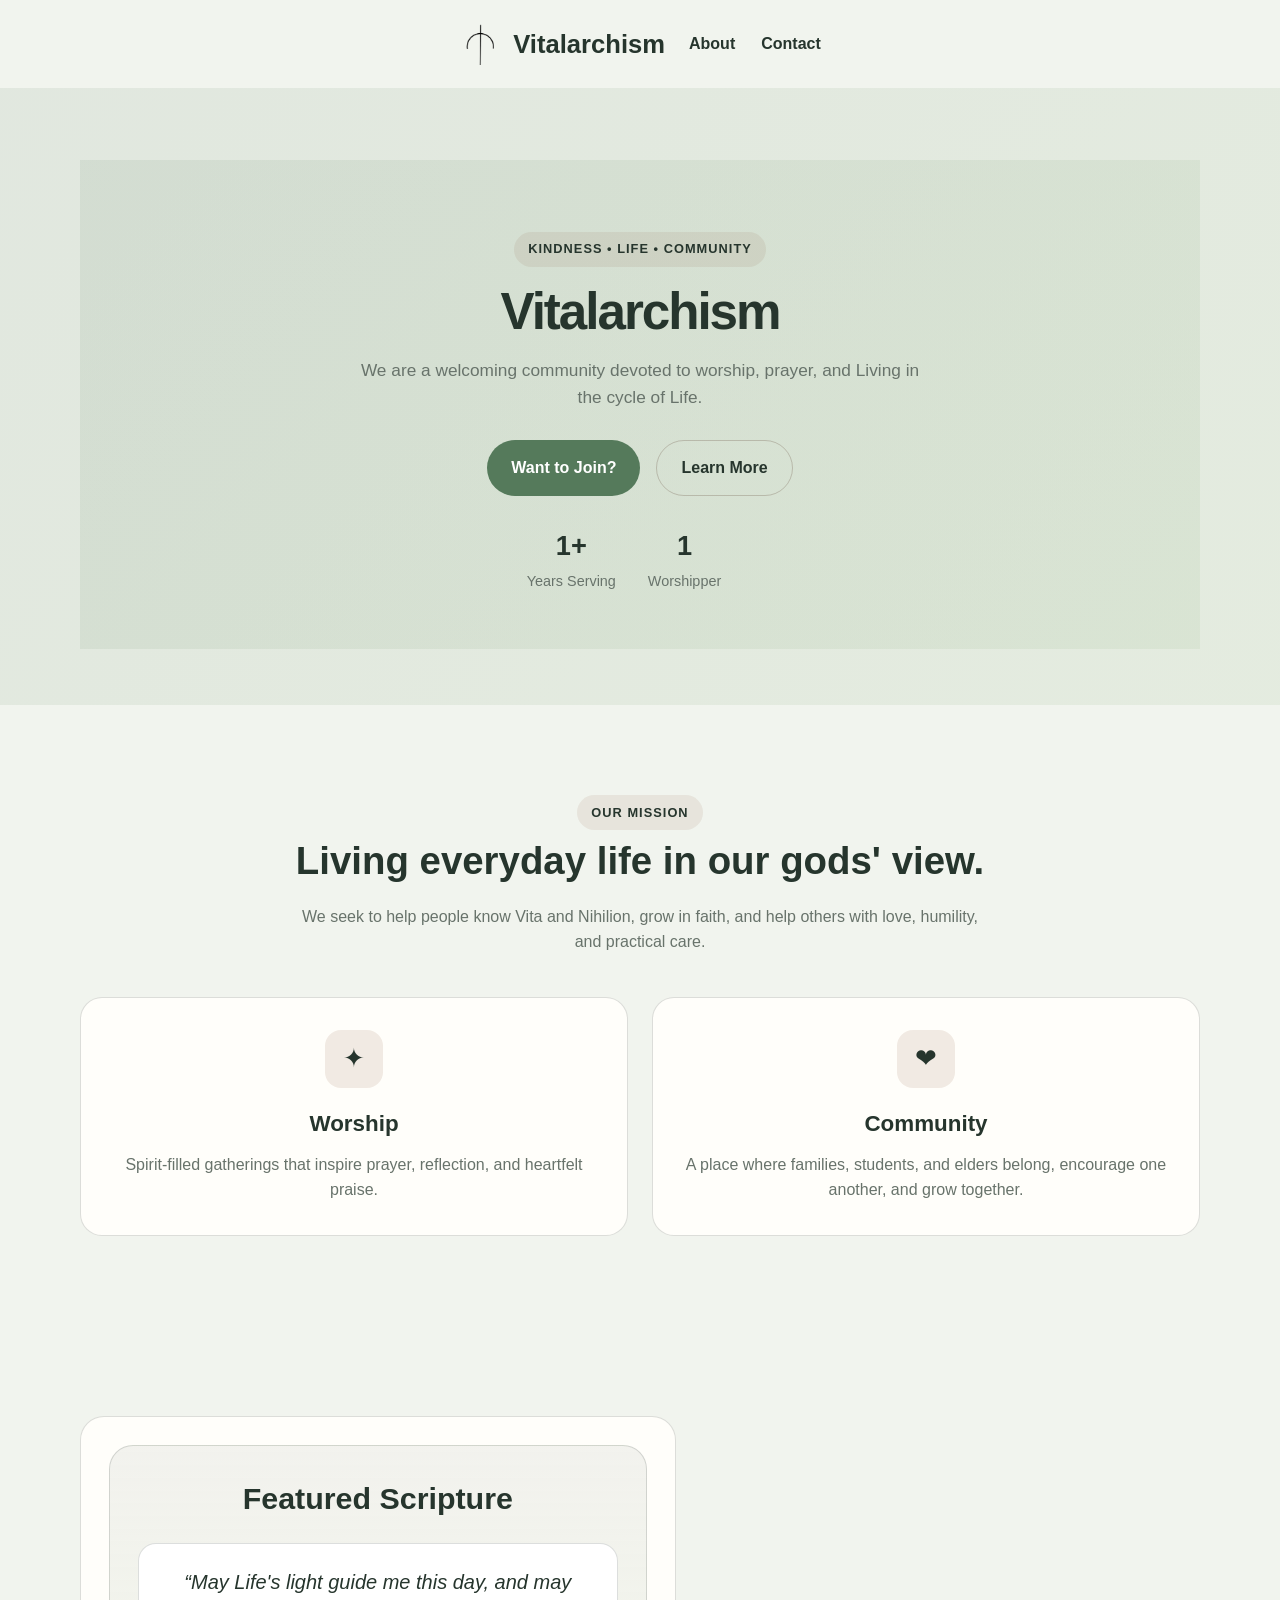
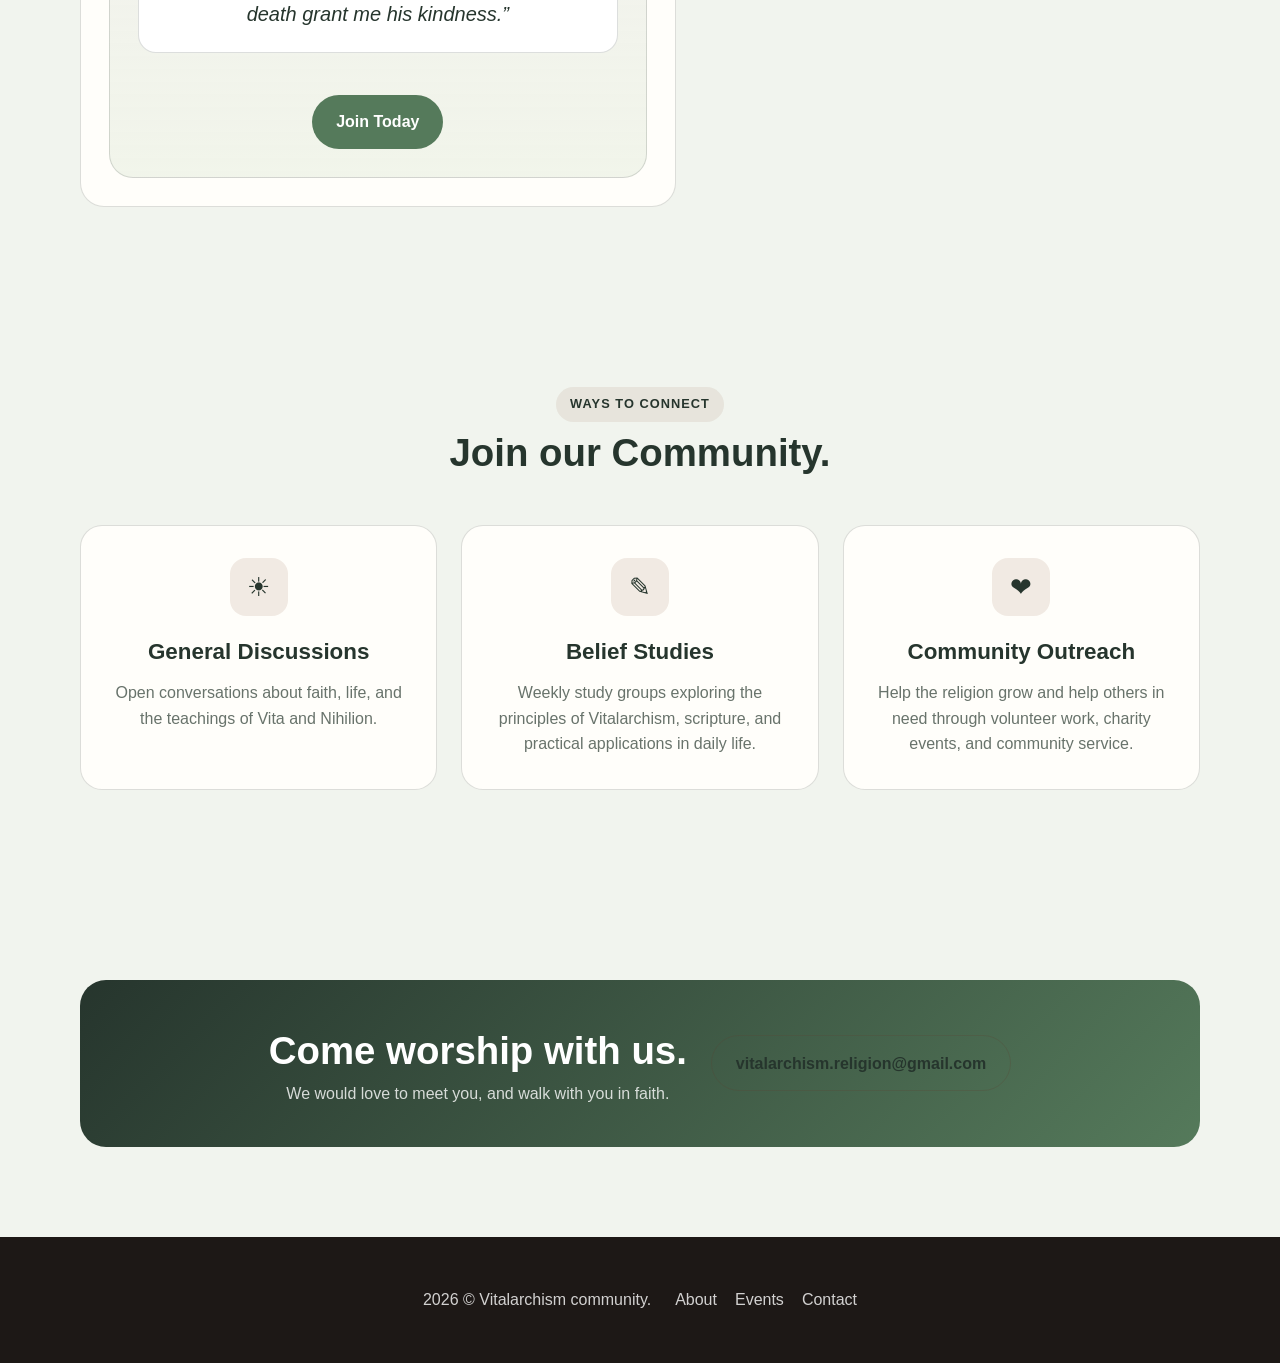
<file: index.html>
<!DOCTYPE html>
<html lang="en">
  <head>
    <meta charset="UTF-8" />
    <meta name="viewport" content="width=device-width, initial-scale=1.0" />
    <link rel="icon" type="Logo" href="Vitalarchism_sigil.png">
    <title>Vitalarchism</title>
    <link rel="stylesheet" href="style.css" />
  </head>
  <body>

    <header class="container">
      <nav>
        <div class="brand" aria-label="Vitalarchism home">
          <img class="brand-logo" src="Vitalarchism_sigil.png" alt="Vitalarchism Sigil" />
          <span>Vitalarchism</span>
        </div>
        <div class="nav-links">
          <a href="About.html">About</a>
          <a href="Contact.html">Contact</a>
        </div>
      </nav>
    </header>

    <main>
      <section class="hero">
        <div class="container hero">
          <div class="hero-copy">
            <span class="eyebrow">Kindness • Life • Community</span>
            <h1>Vitalarchism</h1>
            <p>
              We are a welcoming community devoted to worship, prayer, and Living in the cycle of Life.
            </p>
            <div class="hero-actions">
              <a class="btn" href="#contact">Want to Join?</a>
              <a class="btn alt" href="#about">Learn More</a>
            </div>
            <div class="hero-stats">
              <div class="stat">
                <strong>1+</strong>
                <span>Years Serving</span>
              </div>
              <div class="stat">
                <strong>1</strong>
                <span>Worshipper</span>
              </div>
              <div class="stat">
                <strong></strong>
                <span></span>
              </div>
            </div>
          </div>

          
        </div>
      </section>

      <section id="about" class="section">
        <div class="container">
          <div class="section-header">
            <span class="eyebrow">Our Mission</span>
            <h2>Living everyday life in our gods' view.</h2>
            <p>
              We seek to help people know Vita and Nihilion, grow in faith, and help others with love,
              humility, and practical care.
            </p>
          </div>

          <div class="info-grid">
            <article class="info-card">
                <div class="info-icon">✦</div>
              <h3>Worship</h3>
              <p>
                Spirit-filled gatherings that inspire prayer, reflection, and heartfelt praise.
              </p>
            </article>

            <article class="info-card">
              <div class="info-icon">❤</div>
              <h3>Community</h3>
              <p>
                A place where families, students, and elders belong, encourage one another, and grow together.
              </p>
            </article>
          </div>
        </div>
      </section>

      <section id="events" class="section">
        <div class="container events">
          <div class="program-list">

          <aside id="sermons" class="sermon-box">
            <h3>Featured Scripture</h3>
            <div class="scripture">“May Life's light guide me this day, and may death grant me his kindness.”</div>
            <div class="sermon-meta">

            </div>
            <a class="btn" href="#contact">Join Today</a>
          </aside>
        </div>
      </section>

      <section id="services" class="section">
        <div class="container">
          <div class="section-header">
            <span class="eyebrow">Ways to Connect</span>
            <h2>Join our Community.</h2>
          </div>

          <div class="info-grid">
            <article class="info-card">
              <div class="info-icon">☀</div>
              <h3>General Discussions</h3>
              <p>
                Open conversations about faith, life, and the teachings of Vita and Nihilion.
              </p>
            </article>

            <article class="info-card">
              <div class="info-icon">✎</div>
              <h3>Belief Studies</h3>
              <p>
                Weekly study groups exploring the principles of Vitalarchism, scripture, and practical applications in daily life.
              </p>
            </article>

            <article class="info-card">
              <div class="info-icon">❤</div>
              <h3>Community Outreach</h3>
              <p>
                Help the religion grow and help others in need through volunteer work, charity events, and community service.
              </p>
            </article>
          </div>
        </div>
      </section>

      <section id="contact" class="container section">
        <div class="cta">
          <div>
            <h3>Come worship with us.</h3>
            <p>We would love to meet you, and walk with you in faith.</p>
          </div>
          <a class="btn alt" href="mailto:vitalarchism.religion@gmail.com">vitalarchism.religion@gmail.com</a>
        </div>
      </section>
    </main>

    <footer class="footer">
      <div class="container footer-inner">
        2026 &copy; Vitalarchism community.
        <div class="footer-links">
          <a href="#about">About</a>
          <a href="#events">Events</a>
          <a href="#contact">Contact</a>
        </div>
      </div>
    </footer>
  </body>
</html>
</file>
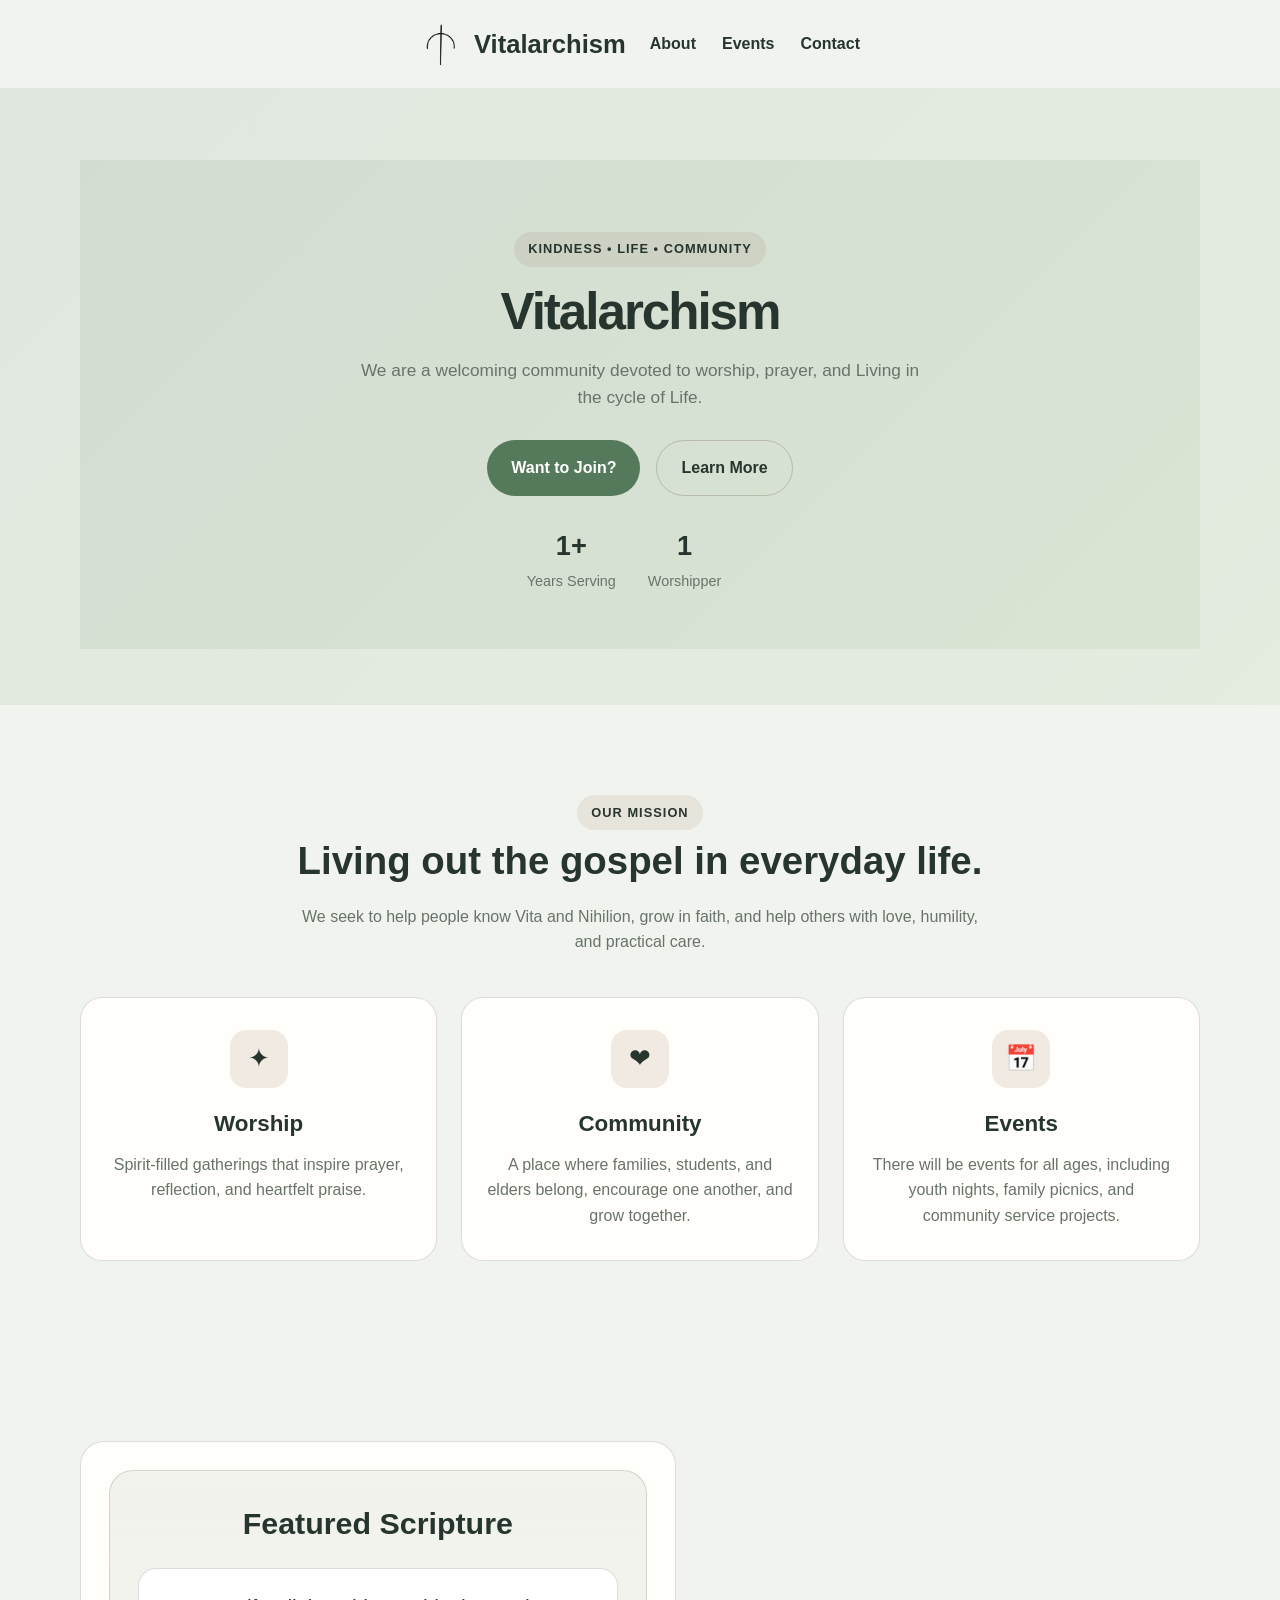
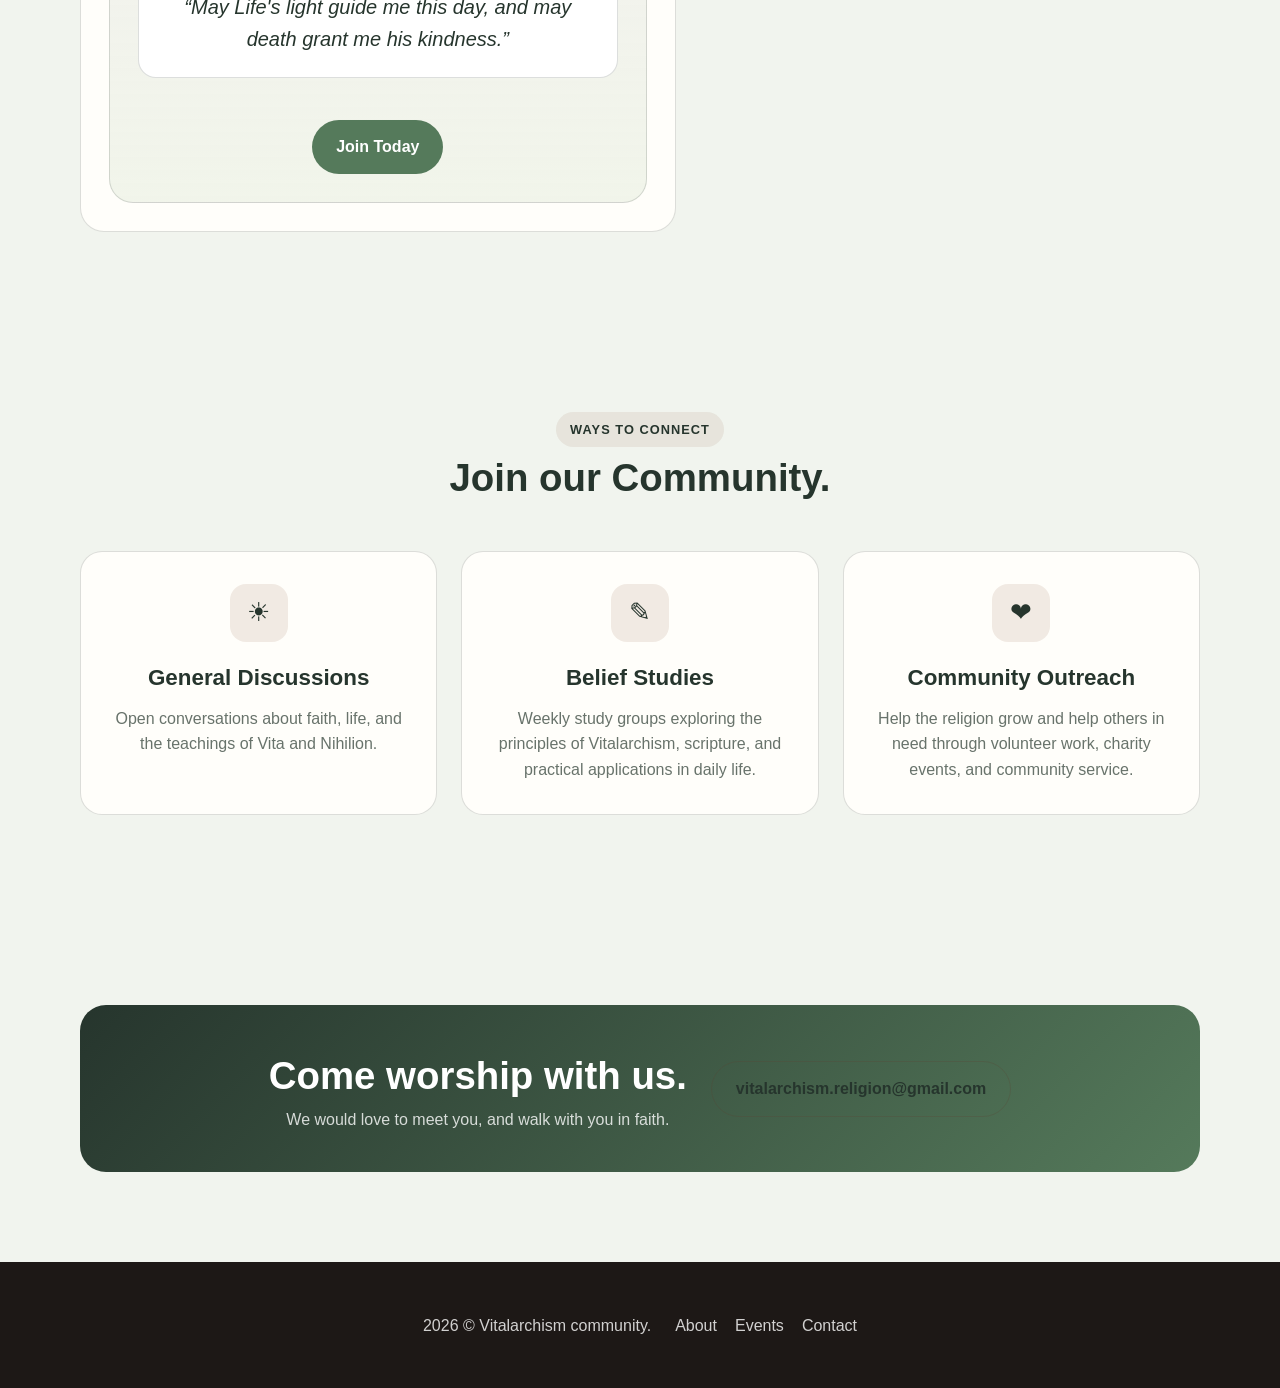
<file: Index.html>
<!DOCTYPE html>
<html lang="en">
  <head>
    <meta charset="UTF-8" />
    <meta name="viewport" content="width=device-width, initial-scale=1.0" />
    <link rel="icon" type="Logo" href="Vitalarchism_sigil.png">
    <title>Vitalarchism</title>
    <link rel="stylesheet" href="style.css" />
  </head>
  <body>

    <header class="container">
      <nav>
        <div class="brand" aria-label="Vitalarchism home">
          <img class="brand-logo" src="Vitalarchism_sigil.png" alt="Vitalarchism Sigil" />
          <span>Vitalarchism</span>
        </div>
        <div class="nav-links">
          <a href="About.html">About</a>
          <a href="#events">Events</a>
          <a href="#contact">Contact</a>
        </div>
      </nav>
    </header>

    <main>
      <section class="hero">
        <div class="container hero">
          <div class="hero-copy">
            <span class="eyebrow">Kindness • Life • Community</span>
            <h1>Vitalarchism</h1>
            <p>
              We are a welcoming community devoted to worship, prayer, and Living in the cycle of Life.
            </p>
            <div class="hero-actions">
              <a class="btn" href="#contact">Want to Join?</a>
              <a class="btn alt" href="#about">Learn More</a>
            </div>
            <div class="hero-stats">
              <div class="stat">
                <strong>1+</strong>
                <span>Years Serving</span>
              </div>
              <div class="stat">
                <strong>1</strong>
                <span>Worshipper</span>
              </div>
              <div class="stat">
                <strong></strong>
                <span></span>
              </div>
            </div>
          </div>

          
        </div>
      </section>

      <section id="about" class="section">
        <div class="container">
          <div class="section-header">
            <span class="eyebrow">Our Mission</span>
            <h2>Living out the gospel in everyday life.</h2>
            <p>
              We seek to help people know Vita and Nihilion, grow in faith, and help others with love,
              humility, and practical care.
            </p>
          </div>

          <div class="info-grid">
            <article class="info-card">
                <div class="info-icon">✦</div>
              <h3>Worship</h3>
              <p>
                Spirit-filled gatherings that inspire prayer, reflection, and heartfelt praise.
              </p>
            </article>

            <article class="info-card">
              <div class="info-icon">❤</div>
              <h3>Community</h3>
              <p>
                A place where families, students, and elders belong, encourage one another, and grow together.
              </p>
            </article>

            <article class="info-card">
              <div class="info-icon">📅</div>
              <h3>Events</h3>
              <p>
                There will be events for all ages, including youth nights, family picnics, and community service projects.
              </p>
            </article>
          </div>
        </div>
      </section>

      <section id="events" class="section">
        <div class="container events">
          <div class="program-list">

          <aside id="sermons" class="sermon-box">
            <h3>Featured Scripture</h3>
            <div class="scripture">“May Life's light guide me this day, and may death grant me his kindness.”</div>
            <div class="sermon-meta">

            </div>
            <a class="btn" href="#contact">Join Today</a>
          </aside>
        </div>
      </section>

      <section id="services" class="section">
        <div class="container">
          <div class="section-header">
            <span class="eyebrow">Ways to Connect</span>
            <h2>Join our Community.</h2>
          </div>

          <div class="info-grid">
            <article class="info-card">
              <div class="info-icon">☀</div>
              <h3>General Discussions</h3>
              <p>
                Open conversations about faith, life, and the teachings of Vita and Nihilion.
              </p>
            </article>

            <article class="info-card">
              <div class="info-icon">✎</div>
              <h3>Belief Studies</h3>
              <p>
                Weekly study groups exploring the principles of Vitalarchism, scripture, and practical applications in daily life.
              </p>
            </article>

            <article class="info-card">
              <div class="info-icon">❤</div>
              <h3>Community Outreach</h3>
              <p>
                Help the religion grow and help others in need through volunteer work, charity events, and community service.
              </p>
            </article>
          </div>
        </div>
      </section>

      <section id="contact" class="container section">
        <div class="cta">
          <div>
            <h3>Come worship with us.</h3>
            <p>We would love to meet you, and walk with you in faith.</p>
          </div>
          <a class="btn alt" href="mailto:vitalarchism.religion@gmail.com">vitalarchism.religion@gmail.com</a>
        </div>
      </section>
    </main>

    <footer class="footer">
      <div class="container footer-inner">
        2026 &copy; Vitalarchism community.
        <div class="footer-links">
          <a href="#about">About</a>
          <a href="#events">Events</a>
          <a href="#contact">Contact</a>
        </div>
      </div>
    </footer>
  </body>
</html>
</file>
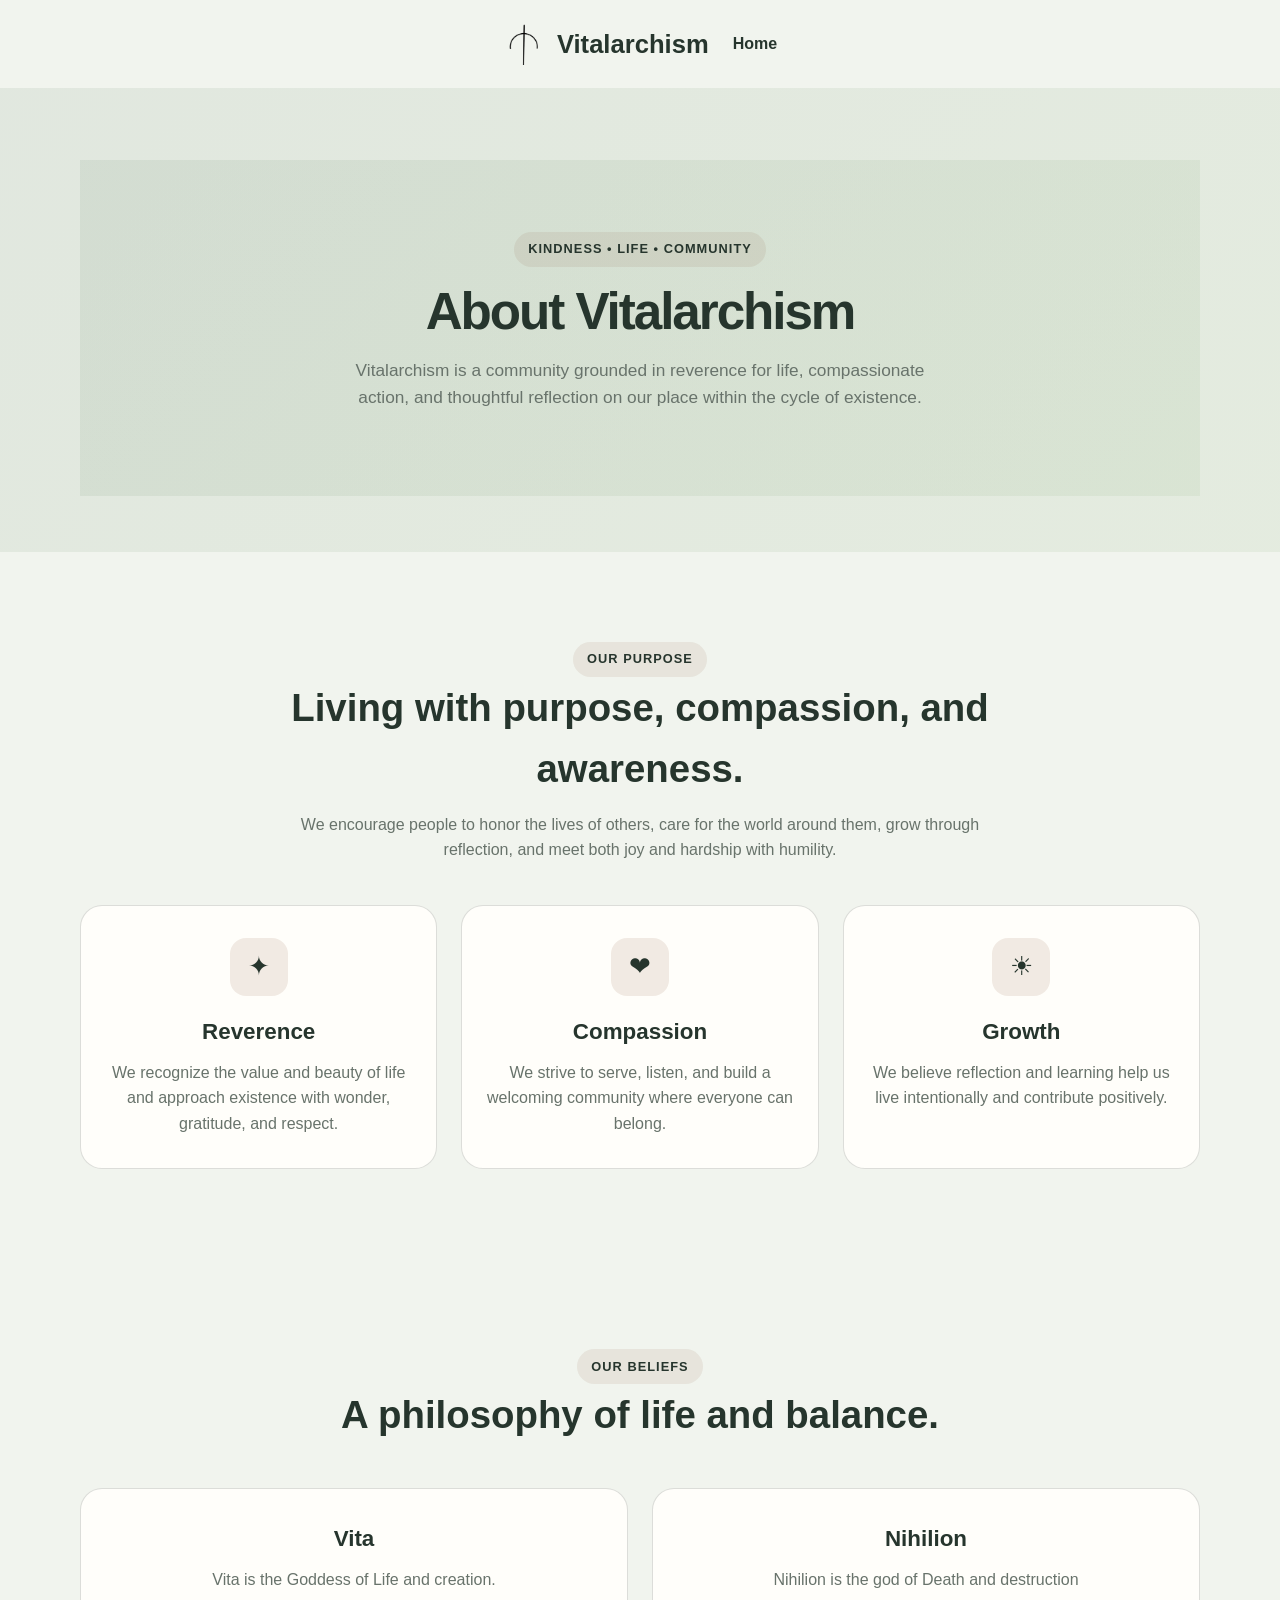
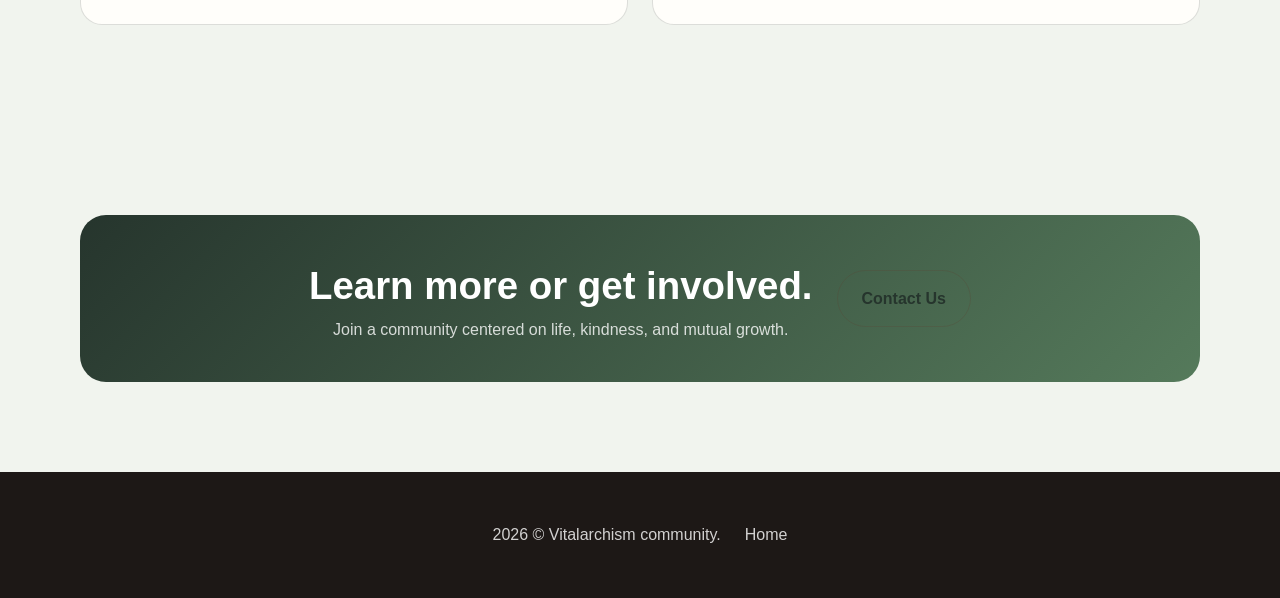
<file: About.html>
<!DOCTYPE html>
<html lang="en">
  <head>
    <meta charset="UTF-8" />
    <meta name="viewport" content="width=device-width, initial-scale=1.0" />
    <link rel="icon" type="Logo" href="Vitalarchism_sigil.png">
    <title>About Vitalarchism</title>
    <link rel="stylesheet" href="style.css" />
  </head>
  <body>
    <header class="container">
      <nav>
        <div class="brand" aria-label="Vitalarchism home">
          <img class="brand-logo" src="Vitalarchism_sigil.png" alt="Vitalarchism sigil" />
          <span>Vitalarchism</span>
        </div>
        <div class="nav-links">
          <a href="index.html">Home</a>
        </div>
      </nav>
    </header>

    <main>
      <section class="hero">
        <div class="container hero">
          <div class="hero-copy">
            <span class="eyebrow">Kindness • Life • Community</span>
            <h1>About Vitalarchism</h1>
            <p>
              Vitalarchism is a community grounded in reverence for life, compassionate action,
              and thoughtful reflection on our place within the cycle of existence.
            </p>
          </div>
        </div>
      </section>

      <section id="mission" class="section">
        <div class="container">
          <div class="section-header">
            <span class="eyebrow">Our Purpose</span>
            <h2>Living with purpose, compassion, and awareness.</h2>
            <p>
              We encourage people to honor the lives of others, care for the world around them,
              grow through reflection, and meet both joy and hardship with humility.
            </p>
          </div>

          <div class="info-grid">
            <article class="info-card">
              <div class="info-icon">✦</div>
              <h3>Reverence</h3>
              <p>
                We recognize the value and beauty of life and approach existence with wonder,
                gratitude, and respect.
              </p>
            </article>

            <article class="info-card">
              <div class="info-icon">❤</div>
              <h3>Compassion</h3>
              <p>
                We strive to serve, listen, and build a welcoming community where everyone can belong.
              </p>
            </article>

            <article class="info-card">
              <div class="info-icon">☀</div>
              <h3>Growth</h3>
              <p>
                We believe reflection and learning help us live intentionally and contribute positively.
              </p>
            </article>
          </div>
        </div>
      </section>

      <section id="beliefs" class="section">
        <div class="container">
          <div class="section-header">
            <span class="eyebrow">Our Beliefs</span>
            <h2>A philosophy of life and balance.</h2>
          </div>

          <div class="info-grid">
            <article class="info-card">
              <h3>Vita</h3>
              <p>
                Vita is the Goddess of Life and creation.
              </p>
            </article>

            <article class="info-card">
              <h3>Nihilion</h3>
              <p>
                Nihilion is the god of Death and destruction
              </p>
            </article>
          </div>
        </div>
      </section>

      <section id="contact" class="container section">
        <div class="cta">
          <div>
            <h3>Learn more or get involved.</h3>
            <p>Join a community centered on life, kindness, and mutual growth.</p>
          </div>
          <a class="btn alt" href="mailto:vitalarchism.religion@gmail.com">Contact Us</a>
        </div>
      </section>
    </main>

    <footer class="footer">
      <div class="container footer-inner">
        2026 &copy; Vitalarchism community.
        <div class="footer-links">
          <a href="index.html">Home</a>
        </div>
      </div>
    </footer>
  </body>
</html>
</file>
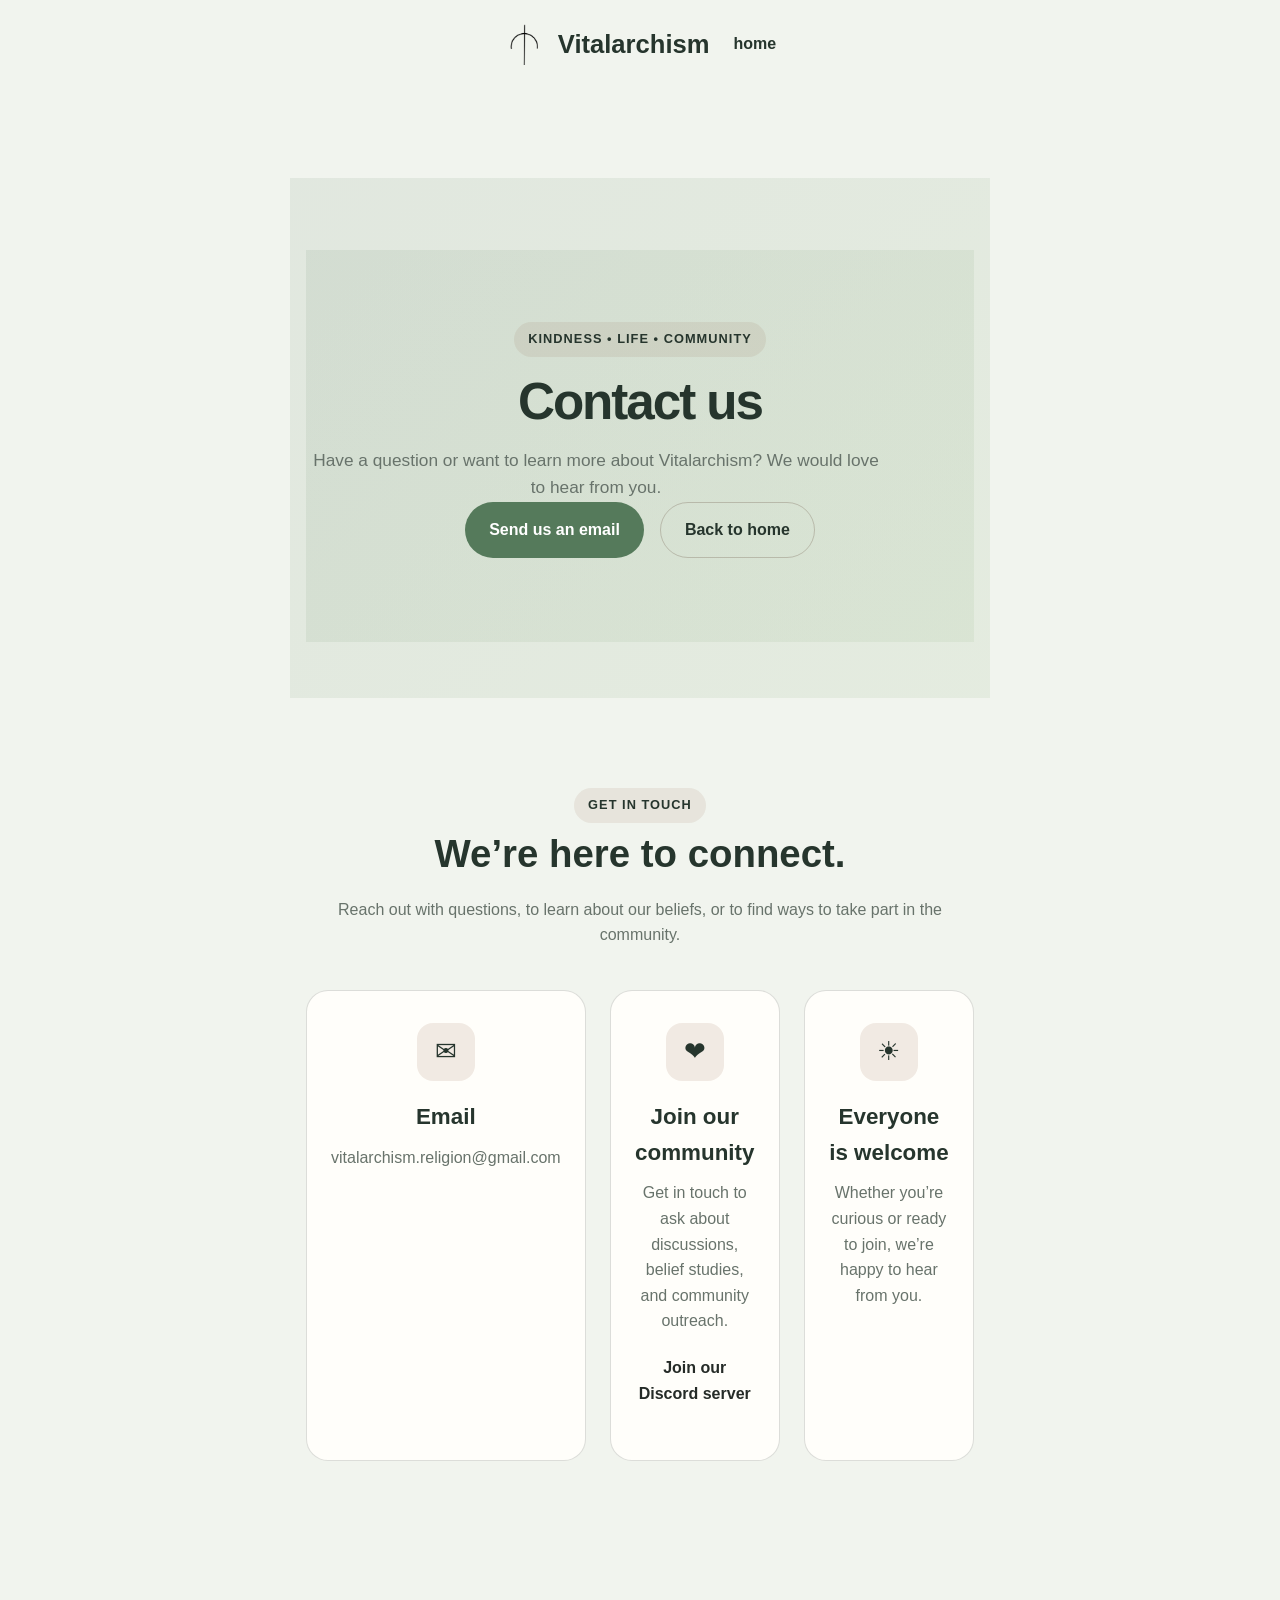
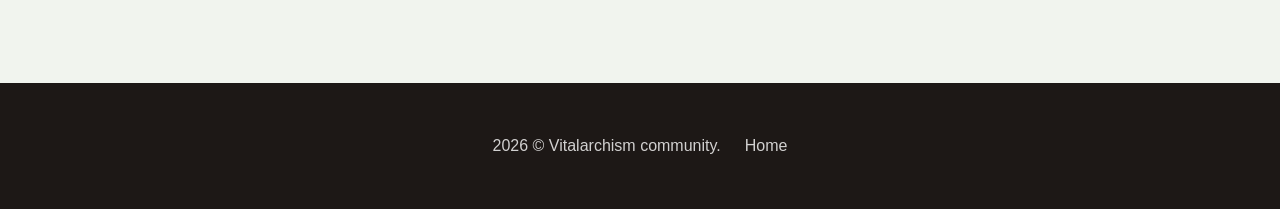
<file: Contact.html>
<!DOCTYPE html>
<html lang="en">
  <head>
    <meta charset="UTF-8" />
    <meta name="viewport" content="width=device-width, initial-scale=1.0" />
    <link rel="icon" type="Logo" href="Vitalarchism_sigil.png">
    <title>Contact | Vitalarchism</title>
    <link rel="stylesheet" href="style.css" />
  </head>
  <body>

    <header class="container">
      <nav>
        <div class="brand" aria-label="Vitalarchism home">
          <img class="brand-logo" src="Vitalarchism_sigil.png" alt="Vitalarchism Sigil" />
          <span>Vitalarchism</span>
        </div>
        <div class="nav-links">
          <a href="index.html">home</a>
        </div>
      </nav>
    </header>

    <main>
      </section>
      <section id="about" class="section">
        <div class="container">
          <div class="section-header">
            <main>
              <section class="hero">
                <div class="container hero">
                  <div class="hero-copy">
                    <span class="eyebrow">Kindness • Life • Community</span>
                    <h1>Contact us</h1>
                    <p>Have a question or want to learn more about Vitalarchism? We would love to hear from you.</p>
                    <div class="hero-actions">
                      <a class="btn" href="mailto:vitalarchism.religion@gmail.com">Send us an email</a>
                      <a class="btn alt" href="index.html">Back to home</a>
                    </div>
                  </div>
                </div>
              </section>

              <section id="contact" class="container section">
                <div class="section-header">
                  <span class="eyebrow">Get in touch</span>
                  <h2>We’re here to connect.</h2>
                  <p>Reach out with questions, to learn about our beliefs, or to find ways to take part in the community.</p>
                </div>

                <div class="info-grid">

                  <article class="info-card">
                    <div class="info-icon" aria-hidden="true">✉</div>
                    <h3>Email</h3>
                    <p><a href="mailto:vitalarchism.religion@gmail.com">vitalarchism.religion@gmail.com</a></p>
                  </article>


                  <article class="info-card">
                    <div class="info-icon" aria-hidden="true">❤</div>
                    <h3>Join our community</h3>
                    <p>Get in touch to ask about discussions, belief studies, and community outreach.</p>
                    <h4><strong><a href="https://discord.gg/9NZU9JDRk" target="_blank" rel="noopener noreferrer">Join our Discord server</a></strong></h4>
                  </article>


                  <article class="info-card">
                    <div class="info-icon" aria-hidden="true">☀</div>
                    <h3>Everyone is welcome</h3>
                    <p>Whether you’re curious or ready to join, we’re happy to hear from you.</p>
                  </article>


                </div>
              </section>
            </main>
          </div>
        </div>
      </section>
    </main>
    <footer class="footer">
      <div class="container footer-inner">
        2026 &copy; Vitalarchism community.
        <div class="footer-links">
          <a href="index.html">Home</a>
        </div>
      </div>
    </footer>
  </body>
</html>
</file>
<file: style.css>
:root {
        --bg: #f1f4ee;
        --panel: #fffefa;
        --primary: #557a5b;
        --primary-dark: #26352d;
        --accent: #a9c59d;
        --text: #252b27;
        --muted: #68736b;
        --line: rgba(38, 53, 45, 0.16);
      }

      * { box-sizing: border-box; }

      html {
        scroll-behavior: smooth;
      }

      body {
        margin: 0;
        font-family: Arial, Helvetica, sans-serif;
        background: var(--bg);
        color: var(--text);
        line-height: 1.6;
        text-align: center;
      }

      a {
        color: inherit;
        text-decoration: none;
      }

      img {
        max-width: 100%;
        display: block;
      }

      .container {
        width: min(1120px, calc(100% - 32px));
        margin: 0 auto;
      }

      .topbar {
        background: #fff;
        border-bottom: 1px solid var(--line);
      }

      .topbar-inner,
      nav,
      .hero,
      .info-grid,
      .events,
      .cta,
      .footer-inner {
        display: flex;
        align-items: center;
        justify-content: space-between;
        gap: 24px;
      }

      .topbar-inner {
        min-height: 54px;
        font-size: 0.88rem;
        color: var(--muted);
      }

      .topbar-meta {
        display: flex;
        gap: 20px;
        align-items: center;
      }

      .brand {
        display: flex;
        align-items: center;
        gap: 12px;
        font-weight: 700;
        font-size: 1.6rem;
        color: var(--primary-dark);
      }

      .brand-mark {
        width: 42px;
        height: 42px;
        border-radius: 50%;
        background: linear-gradient(135deg, var(--primary), var(--accent));
        color: #fff;
        display: grid;
        place-items: center;
        font-size: 1.4rem;
      }

      .brand-logo {
        width: 42px;
        height: 42px;
        object-fit: contain;
      }

      nav {
        min-height: 88px;
        justify-content: center;
      }

      .nav-links {
        display: flex;
        gap: 26px;
        font-weight: 600;
        color: var(--primary-dark);
        justify-content: center;
      }

      .nav-links a:hover {
        color: var(--primary);
      }

      .nav-button,
      .btn {
        display: inline-flex;
        align-items: center;
        justify-content: center;
        border: none;
        border-radius: 999px;
        background: var(--primary);
        color: #fff;
        padding: 0.9rem 1.5rem;
        font-weight: 700;
        cursor: pointer;
        transition: all 0.2s ease;
      }

      .nav-button:hover,
      .btn:hover {
        background: var(--primary-dark);
      }

      .hero {
        padding: 72px 0 56px;
        background: linear-gradient(135deg, rgba(85, 122, 91, 0.1), rgba(169, 197, 157, 0.18));
        justify-content: center;
      }

      .hero-copy,
      .hero-visual {
        flex: 1;
      }

      .eyebrow {
        display: inline-block;
        background: rgba(141, 94, 59, 0.1);
        color: var(--primary-dark);
        padding: 0.45rem 0.9rem;
        border-radius: 999px;
        font-size: 0.8rem;
        font-weight: 700;
        letter-spacing: 0.08em;
        text-transform: uppercase;
      }

      h1 {
        font-size: clamp(2.6rem, 4vw, 4.5rem);
        line-height: 1.05;
        letter-spacing: -0.04em;
        margin: 18px 0 18px;
        color: var(--primary-dark);
      }

      .hero-copy p {
        font-size: 1.08rem;
        color: var(--muted);
        max-width: 580px;
        margin: 0 auto 28px;
      }

      .hero-actions {
        display: flex;
        flex-wrap: wrap;
        gap: 16px;
        margin-bottom: 28px;
        justify-content: center;
      }

      .btn.alt {
        background: transparent;
        color: var(--primary-dark);
        border: 1px solid rgba(93, 66, 51, 0.25);
      }

      .hero-stats {
        display: flex;
        gap: 32px;
        flex-wrap: wrap;
        justify-content: center;
      }

      .stat strong {
        display: block;
        font-size: 1.7rem;
        color: var(--primary-dark);
      }

      .stat span {
        color: var(--muted);
        font-size: 0.9rem;
      }

      .hero-visual {
        position: relative;
      }

      .card-image {
        background: linear-gradient(160deg, rgba(38, 53, 45, 0.98), rgba(85, 122, 91, 0.9));
        border-radius: 28px;
        padding: 18px;
        box-shadow: 0 30px 60px rgba(91, 59, 42, 0.18);
      }

      .image-box {
        background: linear-gradient(180deg, rgba(255,255,255,0.15), rgba(255,255,255,0.02)), #e7d6bd;
        border-radius: 22px;
        min-height: 420px;
        position: relative;
        overflow: hidden;
      }

      .image-box::before,
      .image-box::after {
        content: "";
        position: absolute;
        inset: auto;
        border-radius: 50%;
      }

      .image-box::before {
        width: 210px;
        height: 210px;
        background: rgba(255,255,255,0.26);
        bottom: 30px;
        right: 50px;
      }

      .image-box::after {
        width: 120px;
        height: 120px;
        background: rgba(93, 66, 51, 0.18);
        bottom: 90px;
        left: 50px;
      }

      .floating-note {
        position: absolute;
        right: -12px;
        bottom: 28px;
        background: #fff;
        border-radius: 16px;
        width: 220px;
        padding: 18px 18px 16px;
        box-shadow: 0 24px 50px rgba(61, 49, 41, 0.12);
      }

      .floating-note .label {
        color: var(--muted);
        font-size: 0.78rem;
        text-transform: uppercase;
        letter-spacing: 0.08em;
      }

      .floating-note strong {
        display: block;
        font-size: 1.3rem;
        margin-top: 5px;
        color: var(--primary-dark);
      }

      .section {
        padding: 90px 0;
      }

      .section-header {
        text-align: center;
        max-width: 700px;
        margin: 0 auto 42px;
      }

      .section-header h2 {
        font-size: clamp(2rem, 3vw, 3rem);
        margin: 0 0 12px;
        color: var(--primary-dark);
      }

      .section-header p {
        margin: 0;
        color: var(--muted);
      }

      .info-grid {
        align-items: stretch;
      }

      .info-card {
        flex: 1;
        background: var(--panel);
        border: 1px solid var(--line);
        border-radius: 22px;
        padding: 32px 24px;
        text-align: center;
      }

      .info-icon {
        width: 58px;
        height: 58px;
        border-radius: 16px;
        background: rgba(141, 94, 59, 0.12);
        display: grid;
        place-items: center;
        font-size: 1.6rem;
        color: var(--primary-dark);
        margin-bottom: 18px;
        margin-left: auto;
        margin-right: auto;
      }

      .info-card h3 {
        margin: 0 0 10px;
        color: var(--primary-dark);
        font-size: 1.4rem;
      }

      .info-card p {
        margin: 0;
        color: var(--muted);
      }

      .events {
        display: grid;
        grid-template-columns: 1.2fr 1fr;
        gap: 28px;
        align-items: stretch;
      }

      .program-list,
      .sermon-box {
        background: var(--panel);
        border: 1px solid var(--line);
        border-radius: 24px;
        padding: 28px;
      }

      .program-list h3,
      .sermon-box h3 {
        margin: 0 0 20px;
        color: var(--primary-dark);
        font-size: 1.9rem;
      }

      .event-item {
        display: grid;
        grid-template-columns: 76px 1fr auto;
        gap: 18px;
        align-items: center;
        padding: 18px 0;
        border-top: 1px solid var(--line);
        text-align: center;
      }

      .event-item:first-child {
        border-top: none;
        padding-top: 0;
      }

      .event-date {
        background: rgba(141, 94, 59, 0.1);
        border-radius: 16px;
        padding: 12px 10px;
        text-align: center;
        color: var(--primary-dark);
      }

      .event-date strong {
        display: block;
        font-size: 1.4rem;
      }

      .event-item h4 {
        margin: 0 0 4px;
        font-size: 1.15rem;
        color: var(--primary-dark);
      }

      .event-item p {
        margin: 0;
        color: var(--muted);
      }

      .event-tag {
        background: var(--accent);
        color: var(--primary-dark);
        border-radius: 999px;
        padding: 0.5rem 0.8rem;
        font-size: 0.78rem;
        font-weight: 700;
        text-transform: uppercase;
        letter-spacing: 0.05em;
        justify-self: center;
      }

      .sermon-box {
        background: linear-gradient(180deg, rgba(38, 53, 45, 0.06), rgba(169, 197, 157, 0.16));
      }

      .scripture {
        padding: 22px 20px;
        background: #fff;
        border-radius: 18px;
        border: 1px solid var(--line);
        font-size: 1.25rem;
        line-height: 1.6;
        color: var(--primary-dark);
        margin-bottom: 20px;
        font-style: italic;
      }

      .sermon-meta {
        display: flex;
        justify-content: space-between;
        gap: 12px;
        color: var(--muted);
        font-size: 0.95rem;
        margin-bottom: 22px;
      }

      .cta {
        background: linear-gradient(135deg, var(--primary-dark), var(--primary));
        color: #fff;
        padding: 40px 24px;
        border-radius: 26px;
        margin-top: 10px;
        justify-content: center;
      }

      .cta h3 {
        margin: 0;
        font-size: clamp(1.8rem, 3vw, 2.7rem);
      }

      .cta p {
        margin: 0;
        color: rgba(255,255,255,0.8);
      }

      .footer {
        background: #1d1816;
        color: rgba(255,255,255,0.8);
        padding: 28px 0;
      }

      .footer-inner {
        min-height: 70px;
        justify-content: center;
      }

      .footer-links {
        display: flex;
        gap: 18px;
        flex-wrap: wrap;
        justify-content: center;
      }

      @media (max-width: 900px) {
        .topbar-inner,
        nav,
        .hero,
        .cta,
        .footer-inner {
          display: block;
          text-align: center;
        }

        .nav-links {
          justify-content: center;
          flex-wrap: wrap;
          padding: 12px 0 18px;
        }

        .brand {
          justify-content: center;
          padding-top: 18px;
        }

        .hero {
          padding-top: 48px;
        }

        .hero-actions,
        .hero-stats {
          justify-content: center;
        }

        .info-grid,
        .events {
          display: block;
        }

        .info-card + .info-card,
        .program-list + .sermon-box {
          margin-top: 20px;
        }

        .event-item {
          grid-template-columns: 64px 1fr;
        }

        .event-tag {
          grid-column: 2;
          justify-self: start;
        }
      }
</file>
